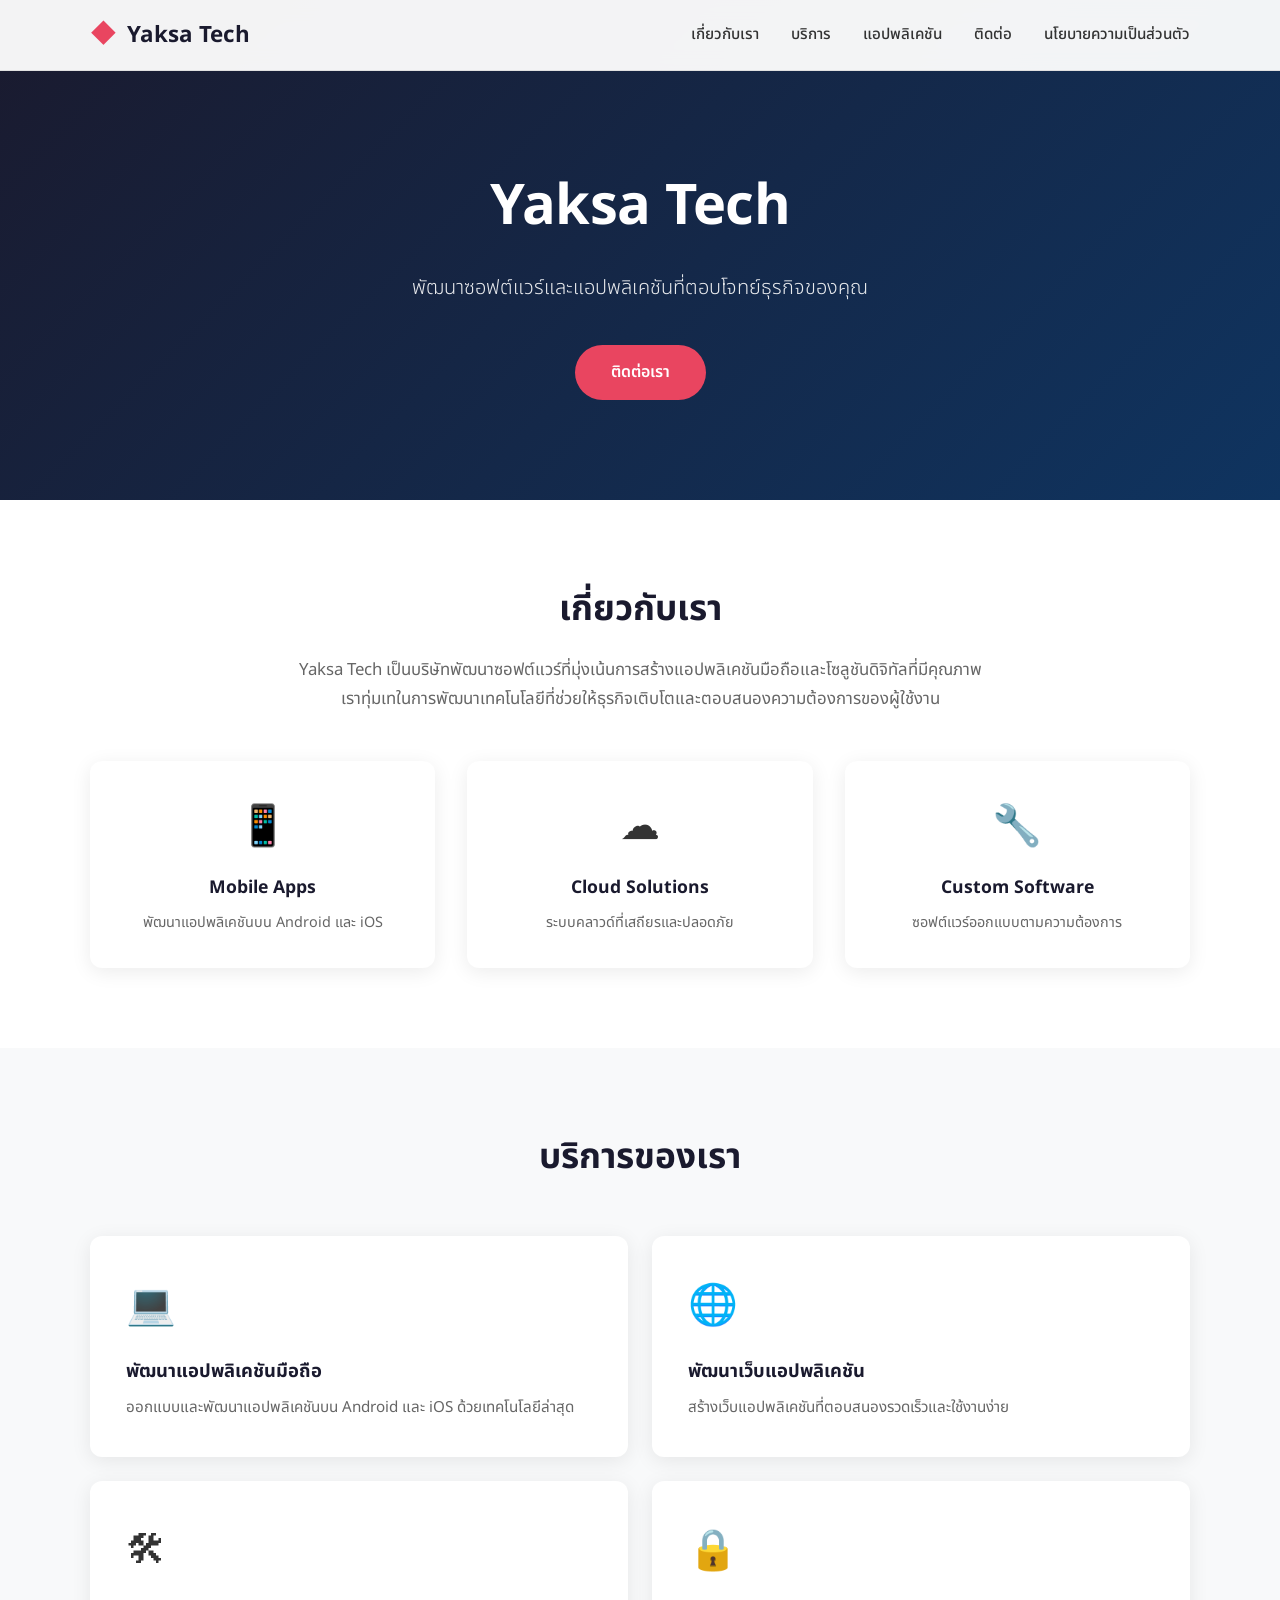
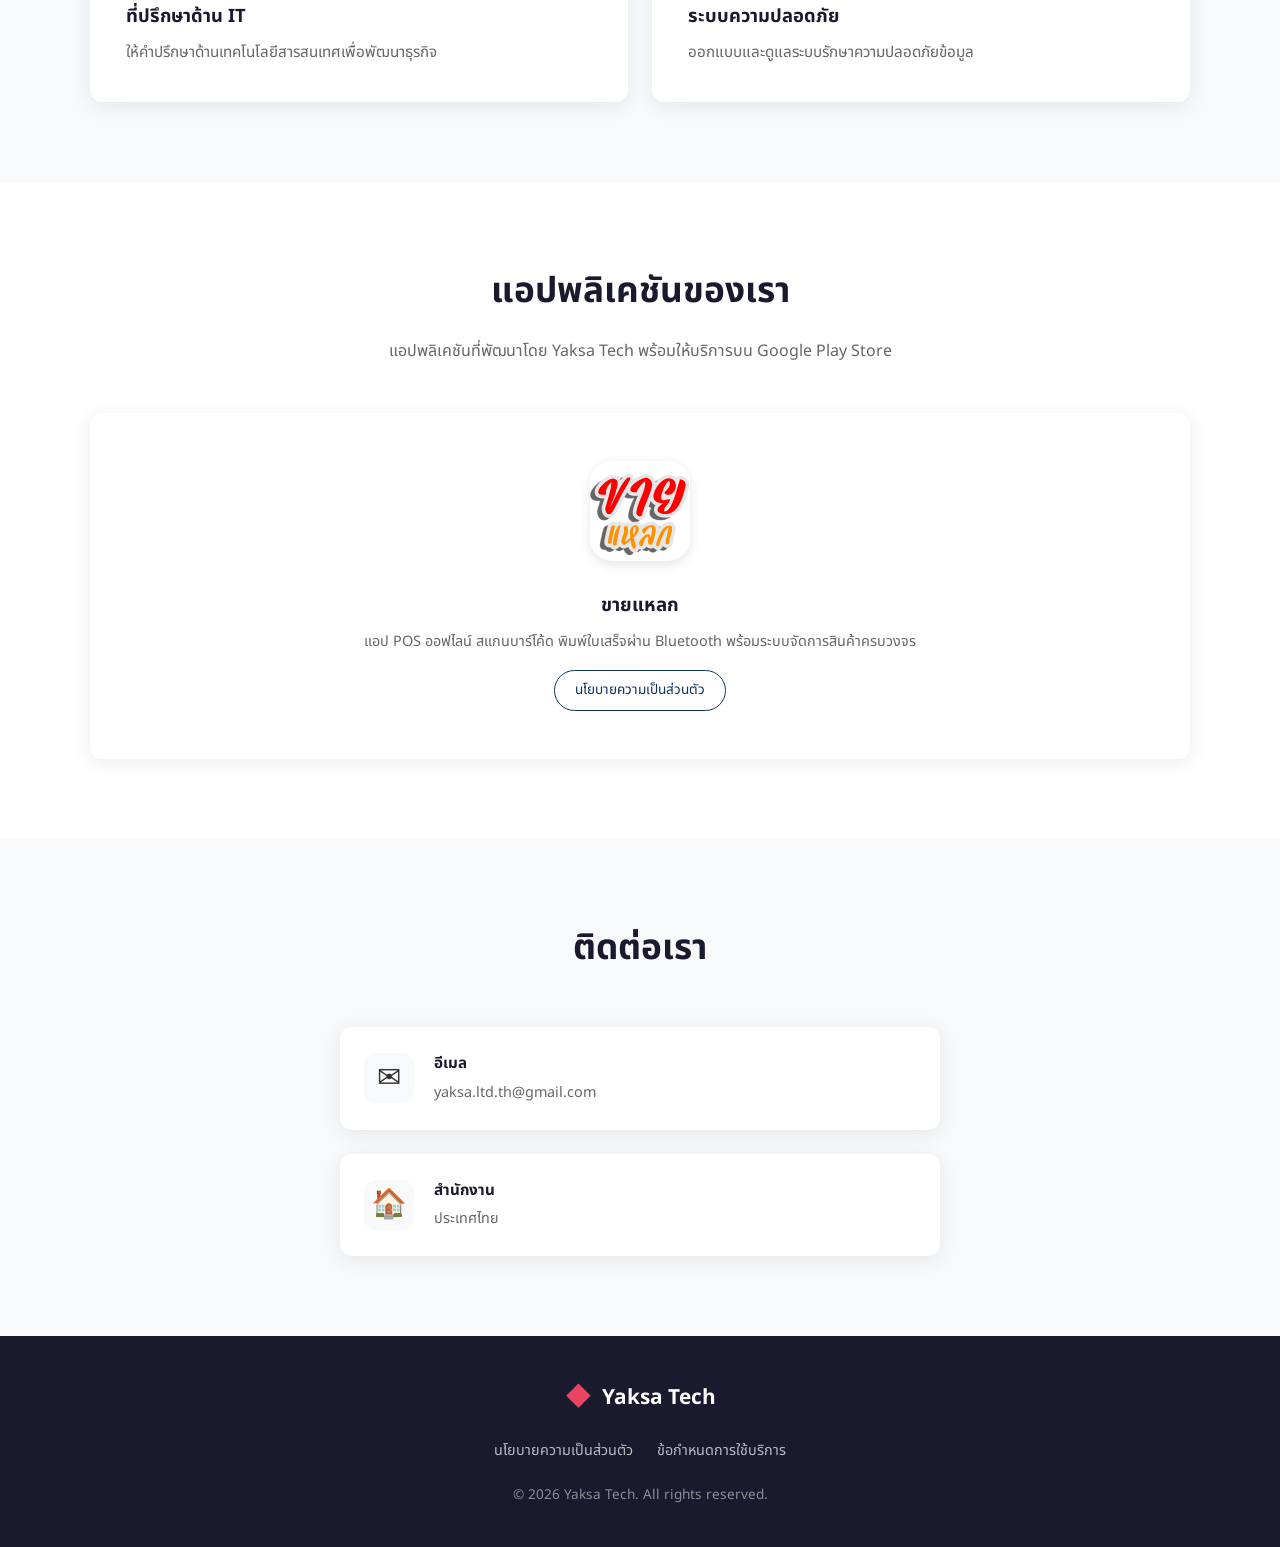
<file: index.html>
<!DOCTYPE html>
<html lang="th">
<head>
	<meta name="google-site-verification" content="zA-KcD-X9YuZ-LpkXIDIQZlN8xUfpDwu5UzogNiboJs" />
    <meta charset="UTF-8">
    <meta name="viewport" content="width=device-width, initial-scale=1.0">
    <meta name="description" content="Yaksa Tech - บริษัทพัฒนาซอฟต์แวร์และแอปพลิเคชันมือถือ">
    <title>Yaksa Tech - Software Development</title>
    <link rel="stylesheet" href="css/style.css">
    <link rel="preconnect" href="https://fonts.googleapis.com">
    <link rel="preconnect" href="https://fonts.gstatic.com" crossorigin>
    <link href="https://fonts.googleapis.com/css2?family=Noto+Sans+Thai:wght@300;400;600;700&family=Inter:wght@300;400;600;700&display=swap" rel="stylesheet">
	
</head>
<body>
    <header class="header">
        <nav class="nav container">
            <a href="/" class="logo">
                <span class="logo-icon">&#9670;</span>
                <span class="logo-text">Yaksa Tech</span>
            </a>
            <ul class="nav-links">
                <li><a href="#about">เกี่ยวกับเรา</a></li>
                <li><a href="#services">บริการ</a></li>
                <li><a href="#apps">แอปพลิเคชัน</a></li>
                <li><a href="#contact">ติดต่อ</a></li>
                <li><a href="privacy-policy.html">นโยบายความเป็นส่วนตัว</a></li>
            </ul>
            <button class="nav-toggle" aria-label="Toggle menu">
                <span></span>
                <span></span>
                <span></span>
            </button>
        </nav>
    </header>

    <section class="hero">
        <div class="container">
            <h1>Yaksa Tech</h1>
            <p class="hero-subtitle">พัฒนาซอฟต์แวร์และแอปพลิเคชันที่ตอบโจทย์ธุรกิจของคุณ</p>
            <a href="#contact" class="btn btn-primary">ติดต่อเรา</a>
        </div>
    </section>

    <section id="about" class="section">
        <div class="container">
            <h2 class="section-title">เกี่ยวกับเรา</h2>
            <div class="about-content">
                <p>Yaksa Tech เป็นบริษัทพัฒนาซอฟต์แวร์ที่มุ่งเน้นการสร้างแอปพลิเคชันมือถือและโซลูชันดิจิทัลที่มีคุณภาพ เราทุ่มเทในการพัฒนาเทคโนโลยีที่ช่วยให้ธุรกิจเติบโตและตอบสนองความต้องการของผู้ใช้งาน</p>
                <div class="stats">
                    <div class="stat">
                        <span class="stat-icon">&#128241;</span>
                        <h3>Mobile Apps</h3>
                        <p>พัฒนาแอปพลิเคชันบน Android และ iOS</p>
                    </div>
                    <div class="stat">
                        <span class="stat-icon">&#9729;</span>
                        <h3>Cloud Solutions</h3>
                        <p>ระบบคลาวด์ที่เสถียรและปลอดภัย</p>
                    </div>
                    <div class="stat">
                        <span class="stat-icon">&#128295;</span>
                        <h3>Custom Software</h3>
                        <p>ซอฟต์แวร์ออกแบบตามความต้องการ</p>
                    </div>
                </div>
            </div>
        </div>
    </section>

    <section id="services" class="section section-alt">
        <div class="container">
            <h2 class="section-title">บริการของเรา</h2>
            <div class="services-grid">
                <div class="service-card">
                    <div class="service-icon">&#128187;</div>
                    <h3>พัฒนาแอปพลิเคชันมือถือ</h3>
                    <p>ออกแบบและพัฒนาแอปพลิเคชันบน Android และ iOS ด้วยเทคโนโลยีล่าสุด</p>
                </div>
                <div class="service-card">
                    <div class="service-icon">&#127760;</div>
                    <h3>พัฒนาเว็บแอปพลิเคชัน</h3>
                    <p>สร้างเว็บแอปพลิเคชันที่ตอบสนองรวดเร็วและใช้งานง่าย</p>
                </div>
                <div class="service-card">
                    <div class="service-icon">&#128736;</div>
                    <h3>ที่ปรึกษาด้าน IT</h3>
                    <p>ให้คำปรึกษาด้านเทคโนโลยีสารสนเทศเพื่อพัฒนาธุรกิจ</p>
                </div>
                <div class="service-card">
                    <div class="service-icon">&#128274;</div>
                    <h3>ระบบความปลอดภัย</h3>
                    <p>ออกแบบและดูแลระบบรักษาความปลอดภัยข้อมูล</p>
                </div>
            </div>
        </div>
    </section>

    <section id="apps" class="section">
        <div class="container">
            <h2 class="section-title">แอปพลิเคชันของเรา</h2>
            <p class="section-desc">แอปพลิเคชันที่พัฒนาโดย Yaksa Tech พร้อมให้บริการบน Google Play Store</p>
            <div class="apps-grid">
                <div class="app-card app-card-real">
                    <img src="assets/khai-lheak-logo.png" alt="ขายแหลก" class="app-icon">
                    <h3>ขายแหลก</h3>
                    <p>แอป POS ออฟไลน์ สแกนบาร์โค้ด พิมพ์ใบเสร็จผ่าน Bluetooth พร้อมระบบจัดการสินค้าครบวงจร</p>
                    <div class="app-links">
                        <a href="privacy-policy-khai-lheak.html" class="app-link">นโยบายความเป็นส่วนตัว</a>
                    </div>
                </div>
            </div>
        </div>
    </section>

    <section id="contact" class="section section-alt">
        <div class="container">
            <h2 class="section-title">ติดต่อเรา</h2>
            <div class="contact-content">
                <div class="contact-info">
                    <div class="contact-item">
                        <span class="contact-icon">&#9993;</span>
                        <div>
                            <h3>อีเมล</h3>
                            <p>yaksa.ltd.th@gmail.com</p>
                        </div>
                    </div>
                    <div class="contact-item">
                        <span class="contact-icon">&#127968;</span>
                        <div>
                            <h3>สำนักงาน</h3>
                            <p>ประเทศไทย</p>
                        </div>
                    </div>
                </div>
            </div>
        </div>
    </section>

    <footer class="footer">
        <div class="container">
            <div class="footer-content">
                <div class="footer-brand">
                    <span class="logo-icon">&#9670;</span>
                    <span class="logo-text">Yaksa Tech</span>
                </div>
                <div class="footer-links">
                    <a href="privacy-policy.html">นโยบายความเป็นส่วนตัว</a>
                    <a href="terms-of-service.html">ข้อกำหนดการใช้บริการ</a>
                </div>
                <p class="footer-copy">&copy; 2026 Yaksa Tech. All rights reserved.</p>
            </div>
        </div>
    </footer>

    <script src="js/main.js"></script>
</body>
</html>
</file>
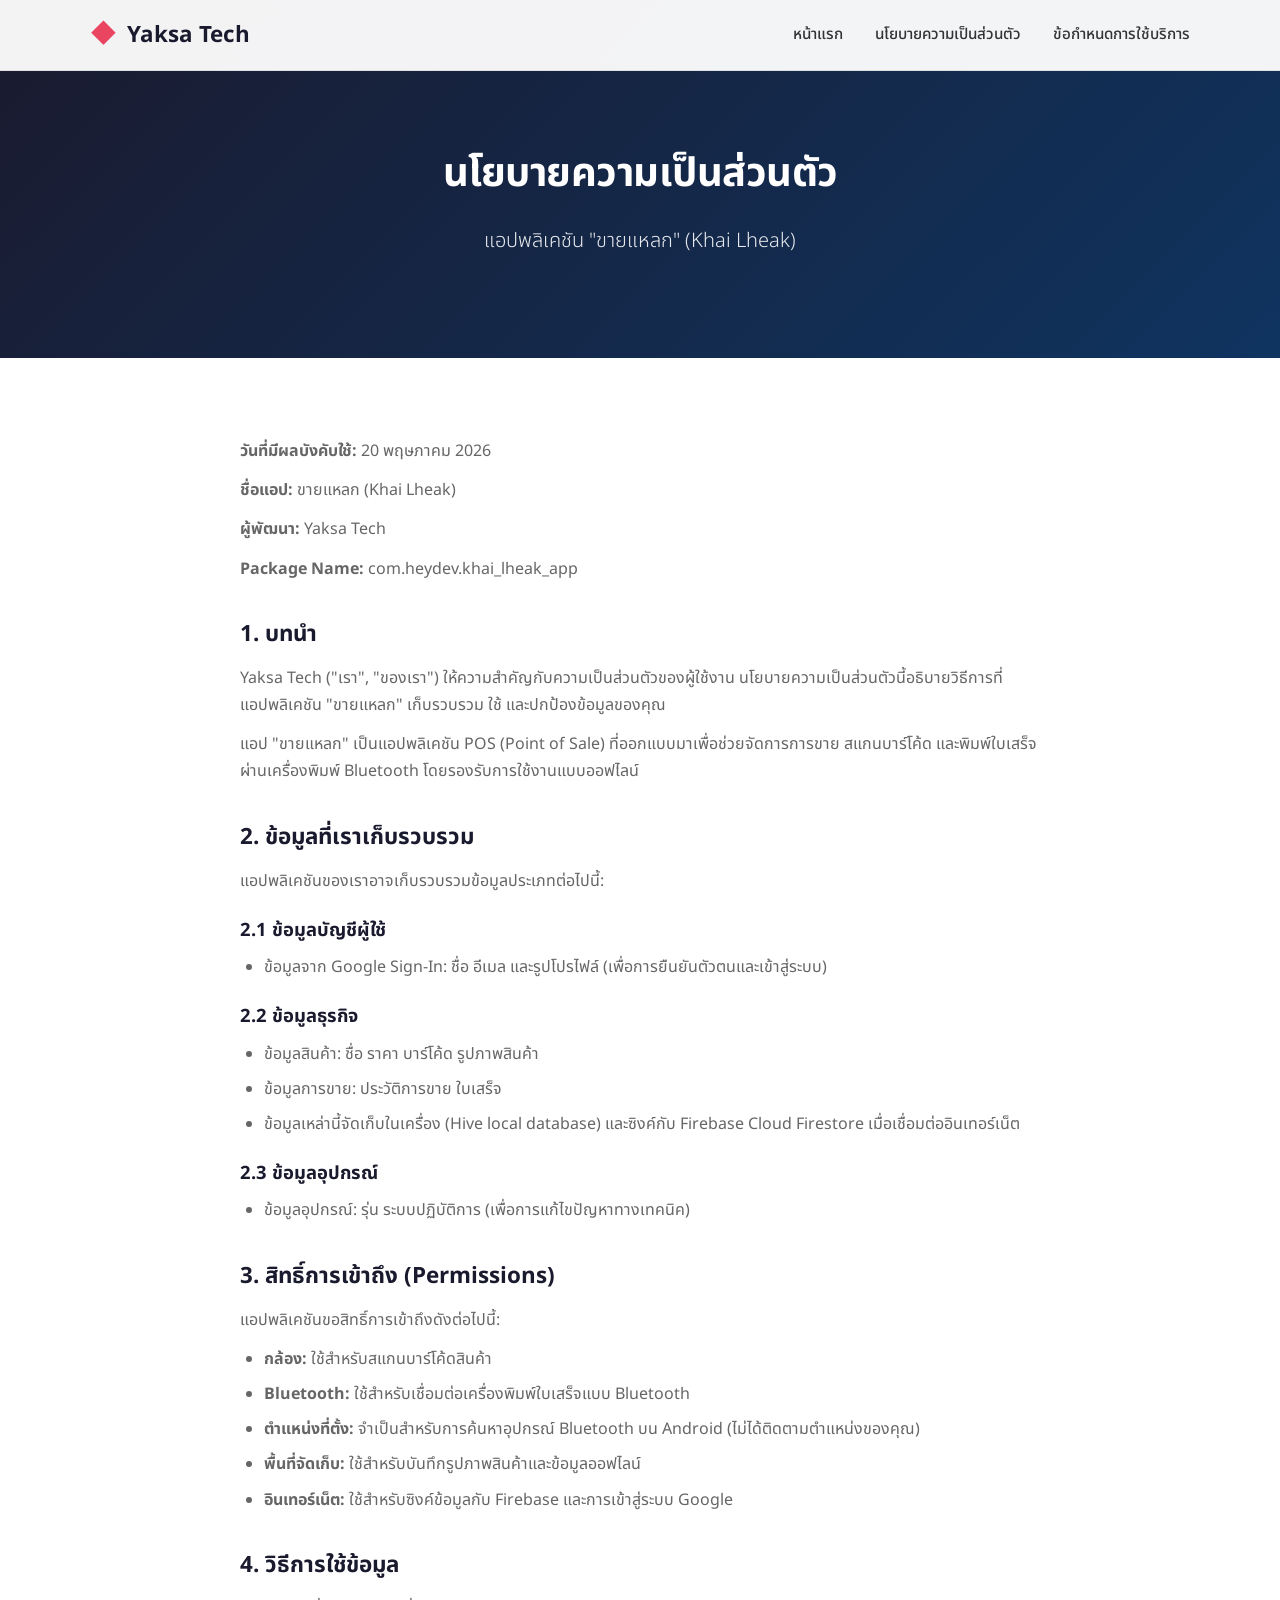
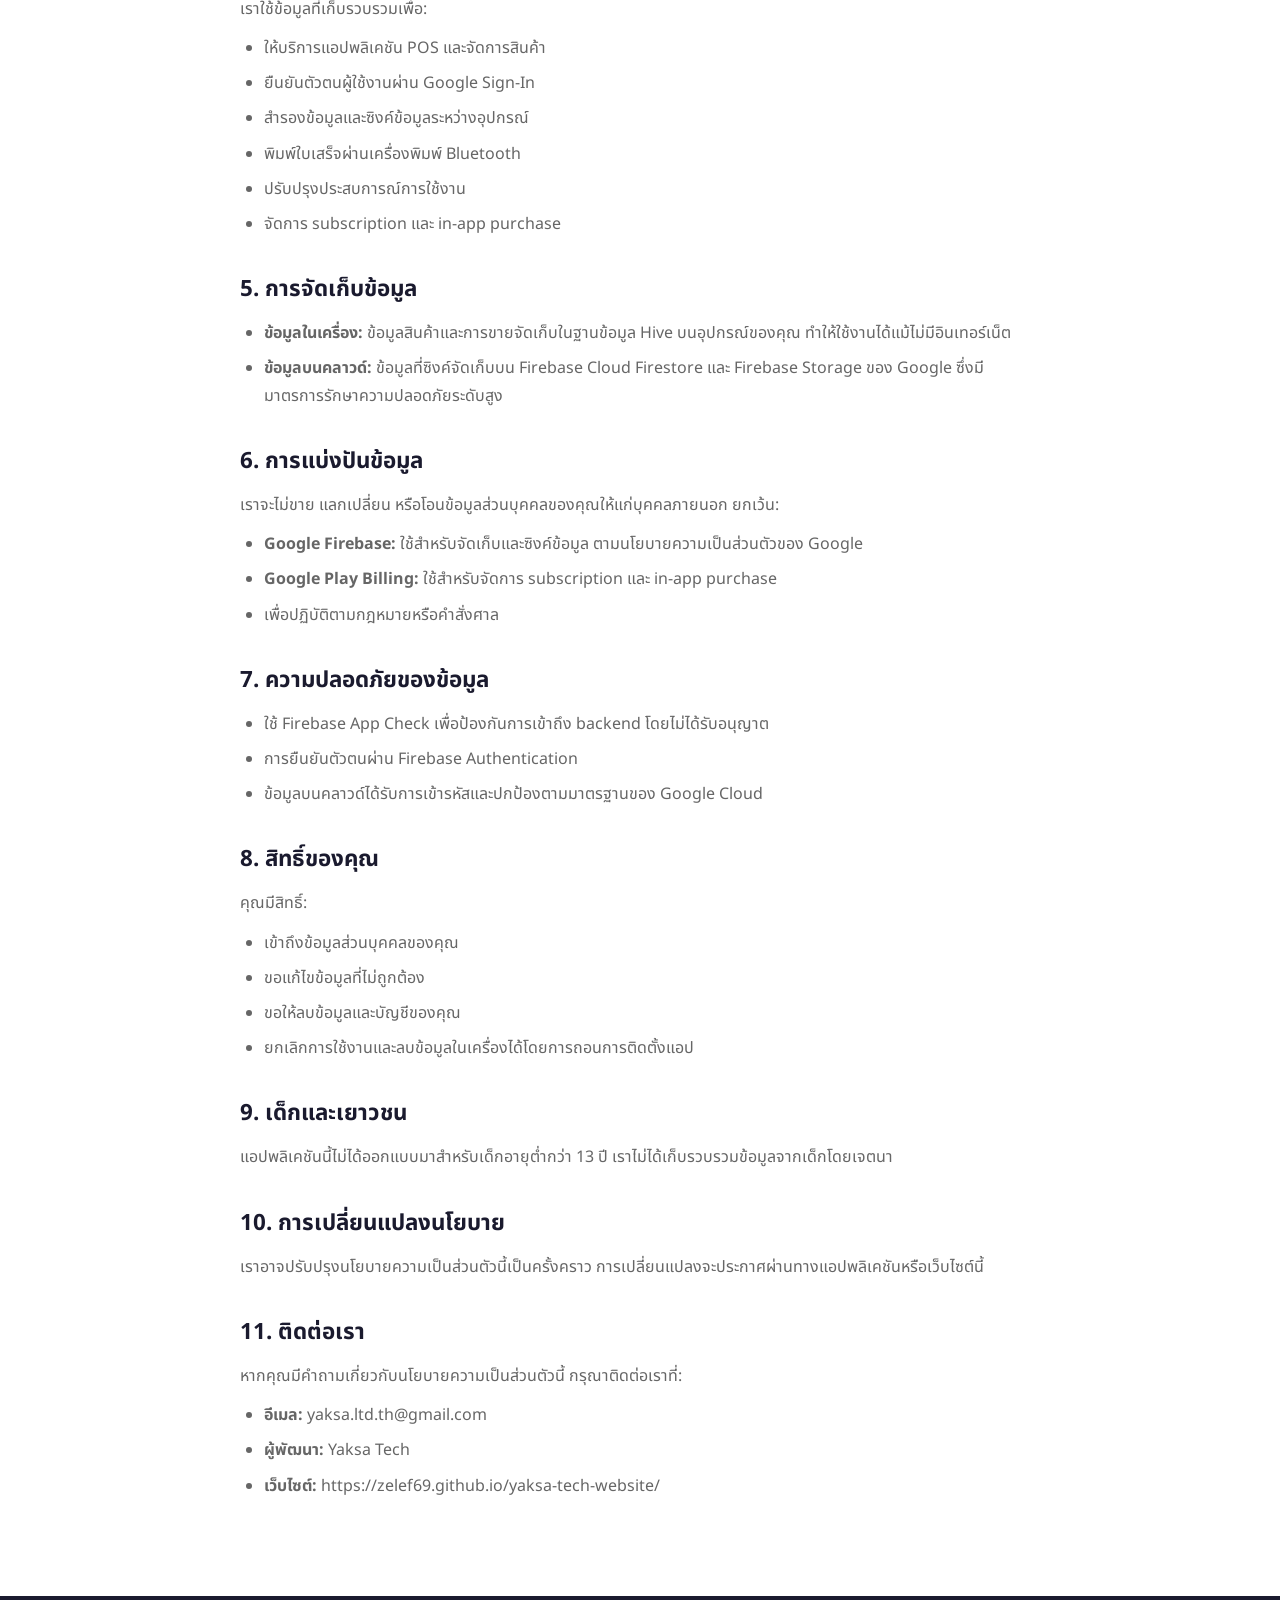
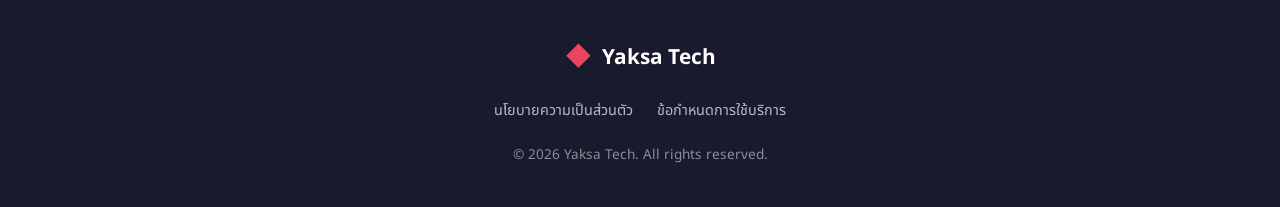
<file: privacy-policy-khai-lheak.html>
<!DOCTYPE html>
<html lang="th">
<head>
    <meta charset="UTF-8">
    <meta name="viewport" content="width=device-width, initial-scale=1.0">
    <title>นโยบายความเป็นส่วนตัว - ขายแหลก | Yaksa Tech</title>
    <link rel="stylesheet" href="css/style.css">
    <link rel="preconnect" href="https://fonts.googleapis.com">
    <link rel="preconnect" href="https://fonts.gstatic.com" crossorigin>
    <link href="https://fonts.googleapis.com/css2?family=Noto+Sans+Thai:wght@300;400;600;700&family=Inter:wght@300;400;600;700&display=swap" rel="stylesheet">
</head>
<body>
    <header class="header">
        <nav class="nav container">
            <a href="/" class="logo">
                <span class="logo-icon">&#9670;</span>
                <span class="logo-text">Yaksa Tech</span>
            </a>
            <ul class="nav-links">
                <li><a href="index.html">หน้าแรก</a></li>
                <li><a href="privacy-policy.html">นโยบายความเป็นส่วนตัว</a></li>
                <li><a href="terms-of-service.html">ข้อกำหนดการใช้บริการ</a></li>
            </ul>
            <button class="nav-toggle" aria-label="Toggle menu">
                <span></span>
                <span></span>
                <span></span>
            </button>
        </nav>
    </header>

    <section class="hero" style="padding: 140px 0 60px;">
        <div class="container">
            <h1 style="font-size: 2.5rem;">นโยบายความเป็นส่วนตัว</h1>
            <p class="hero-subtitle">แอปพลิเคชัน "ขายแหลก" (Khai Lheak)</p>
        </div>
    </section>

    <section class="section">
        <div class="container">
            <div class="policy-content">
                <p><strong>วันที่มีผลบังคับใช้:</strong> 20 พฤษภาคม 2026</p>
                <p><strong>ชื่อแอป:</strong> ขายแหลก (Khai Lheak)</p>
                <p><strong>ผู้พัฒนา:</strong> Yaksa Tech</p>
                <p><strong>Package Name:</strong> com.heydev.khai_lheak_app</p>

                <h2>1. บทนำ</h2>
                <p>Yaksa Tech ("เรา", "ของเรา") ให้ความสำคัญกับความเป็นส่วนตัวของผู้ใช้งาน นโยบายความเป็นส่วนตัวนี้อธิบายวิธีการที่แอปพลิเคชัน "ขายแหลก" เก็บรวบรวม ใช้ และปกป้องข้อมูลของคุณ</p>
                <p>แอป "ขายแหลก" เป็นแอปพลิเคชัน POS (Point of Sale) ที่ออกแบบมาเพื่อช่วยจัดการการขาย สแกนบาร์โค้ด และพิมพ์ใบเสร็จผ่านเครื่องพิมพ์ Bluetooth โดยรองรับการใช้งานแบบออฟไลน์</p>

                <h2>2. ข้อมูลที่เราเก็บรวบรวม</h2>
                <p>แอปพลิเคชันของเราอาจเก็บรวบรวมข้อมูลประเภทต่อไปนี้:</p>

                <h3>2.1 ข้อมูลบัญชีผู้ใช้</h3>
                <ul>
                    <li>ข้อมูลจาก Google Sign-In: ชื่อ อีเมล และรูปโปรไฟล์ (เพื่อการยืนยันตัวตนและเข้าสู่ระบบ)</li>
                </ul>

                <h3>2.2 ข้อมูลธุรกิจ</h3>
                <ul>
                    <li>ข้อมูลสินค้า: ชื่อ ราคา บาร์โค้ด รูปภาพสินค้า</li>
                    <li>ข้อมูลการขาย: ประวัติการขาย ใบเสร็จ</li>
                    <li>ข้อมูลเหล่านี้จัดเก็บในเครื่อง (Hive local database) และซิงค์กับ Firebase Cloud Firestore เมื่อเชื่อมต่ออินเทอร์เน็ต</li>
                </ul>

                <h3>2.3 ข้อมูลอุปกรณ์</h3>
                <ul>
                    <li>ข้อมูลอุปกรณ์: รุ่น ระบบปฏิบัติการ (เพื่อการแก้ไขปัญหาทางเทคนิค)</li>
                </ul>

                <h2>3. สิทธิ์การเข้าถึง (Permissions)</h2>
                <p>แอปพลิเคชันขอสิทธิ์การเข้าถึงดังต่อไปนี้:</p>
                <ul>
                    <li><strong>กล้อง:</strong> ใช้สำหรับสแกนบาร์โค้ดสินค้า</li>
                    <li><strong>Bluetooth:</strong> ใช้สำหรับเชื่อมต่อเครื่องพิมพ์ใบเสร็จแบบ Bluetooth</li>
                    <li><strong>ตำแหน่งที่ตั้ง:</strong> จำเป็นสำหรับการค้นหาอุปกรณ์ Bluetooth บน Android (ไม่ได้ติดตามตำแหน่งของคุณ)</li>
                    <li><strong>พื้นที่จัดเก็บ:</strong> ใช้สำหรับบันทึกรูปภาพสินค้าและข้อมูลออฟไลน์</li>
                    <li><strong>อินเทอร์เน็ต:</strong> ใช้สำหรับซิงค์ข้อมูลกับ Firebase และการเข้าสู่ระบบ Google</li>
                </ul>

                <h2>4. วิธีการใช้ข้อมูล</h2>
                <p>เราใช้ข้อมูลที่เก็บรวบรวมเพื่อ:</p>
                <ul>
                    <li>ให้บริการแอปพลิเคชัน POS และจัดการสินค้า</li>
                    <li>ยืนยันตัวตนผู้ใช้งานผ่าน Google Sign-In</li>
                    <li>สำรองข้อมูลและซิงค์ข้อมูลระหว่างอุปกรณ์</li>
                    <li>พิมพ์ใบเสร็จผ่านเครื่องพิมพ์ Bluetooth</li>
                    <li>ปรับปรุงประสบการณ์การใช้งาน</li>
                    <li>จัดการ subscription และ in-app purchase</li>
                </ul>

                <h2>5. การจัดเก็บข้อมูล</h2>
                <ul>
                    <li><strong>ข้อมูลในเครื่อง:</strong> ข้อมูลสินค้าและการขายจัดเก็บในฐานข้อมูล Hive บนอุปกรณ์ของคุณ ทำให้ใช้งานได้แม้ไม่มีอินเทอร์เน็ต</li>
                    <li><strong>ข้อมูลบนคลาวด์:</strong> ข้อมูลที่ซิงค์จัดเก็บบน Firebase Cloud Firestore และ Firebase Storage ของ Google ซึ่งมีมาตรการรักษาความปลอดภัยระดับสูง</li>
                </ul>

                <h2>6. การแบ่งปันข้อมูล</h2>
                <p>เราจะไม่ขาย แลกเปลี่ยน หรือโอนข้อมูลส่วนบุคคลของคุณให้แก่บุคคลภายนอก ยกเว้น:</p>
                <ul>
                    <li><strong>Google Firebase:</strong> ใช้สำหรับจัดเก็บและซิงค์ข้อมูล ตามนโยบายความเป็นส่วนตัวของ Google</li>
                    <li><strong>Google Play Billing:</strong> ใช้สำหรับจัดการ subscription และ in-app purchase</li>
                    <li>เพื่อปฏิบัติตามกฎหมายหรือคำสั่งศาล</li>
                </ul>

                <h2>7. ความปลอดภัยของข้อมูล</h2>
                <ul>
                    <li>ใช้ Firebase App Check เพื่อป้องกันการเข้าถึง backend โดยไม่ได้รับอนุญาต</li>
                    <li>การยืนยันตัวตนผ่าน Firebase Authentication</li>
                    <li>ข้อมูลบนคลาวด์ได้รับการเข้ารหัสและปกป้องตามมาตรฐานของ Google Cloud</li>
                </ul>

                <h2>8. สิทธิ์ของคุณ</h2>
                <p>คุณมีสิทธิ์:</p>
                <ul>
                    <li>เข้าถึงข้อมูลส่วนบุคคลของคุณ</li>
                    <li>ขอแก้ไขข้อมูลที่ไม่ถูกต้อง</li>
                    <li>ขอให้ลบข้อมูลและบัญชีของคุณ</li>
                    <li>ยกเลิกการใช้งานและลบข้อมูลในเครื่องได้โดยการถอนการติดตั้งแอป</li>
                </ul>

                <h2>9. เด็กและเยาวชน</h2>
                <p>แอปพลิเคชันนี้ไม่ได้ออกแบบมาสำหรับเด็กอายุต่ำกว่า 13 ปี เราไม่ได้เก็บรวบรวมข้อมูลจากเด็กโดยเจตนา</p>

                <h2>10. การเปลี่ยนแปลงนโยบาย</h2>
                <p>เราอาจปรับปรุงนโยบายความเป็นส่วนตัวนี้เป็นครั้งคราว การเปลี่ยนแปลงจะประกาศผ่านทางแอปพลิเคชันหรือเว็บไซต์นี้</p>

                <h2>11. ติดต่อเรา</h2>
                <p>หากคุณมีคำถามเกี่ยวกับนโยบายความเป็นส่วนตัวนี้ กรุณาติดต่อเราที่:</p>
                <ul>
                    <li><strong>อีเมล:</strong> yaksa.ltd.th@gmail.com</li>
                    <li><strong>ผู้พัฒนา:</strong> Yaksa Tech</li>
                    <li><strong>เว็บไซต์:</strong> https://zelef69.github.io/yaksa-tech-website/</li>
                </ul>
            </div>
        </div>
    </section>

    <footer class="footer">
        <div class="container">
            <div class="footer-content">
                <div class="footer-brand">
                    <span class="logo-icon">&#9670;</span>
                    <span class="logo-text">Yaksa Tech</span>
                </div>
                <div class="footer-links">
                    <a href="privacy-policy.html">นโยบายความเป็นส่วนตัว</a>
                    <a href="terms-of-service.html">ข้อกำหนดการใช้บริการ</a>
                </div>
                <p class="footer-copy">&copy; 2026 Yaksa Tech. All rights reserved.</p>
            </div>
        </div>
    </footer>

    <script src="js/main.js"></script>
    <style>
        .policy-content {
            max-width: 800px;
            margin: 0 auto;
        }
        .policy-content h2 {
            font-size: 1.4rem;
            color: var(--primary);
            margin: 32px 0 12px;
        }
        .policy-content h3 {
            font-size: 1.15rem;
            color: var(--primary);
            margin: 20px 0 8px;
        }
        .policy-content p {
            color: var(--text-light);
            margin-bottom: 12px;
        }
        .policy-content ul {
            margin: 0 0 16px 24px;
            color: var(--text-light);
        }
        .policy-content li {
            margin-bottom: 8px;
        }
    </style>
</body>
</html>
</file>
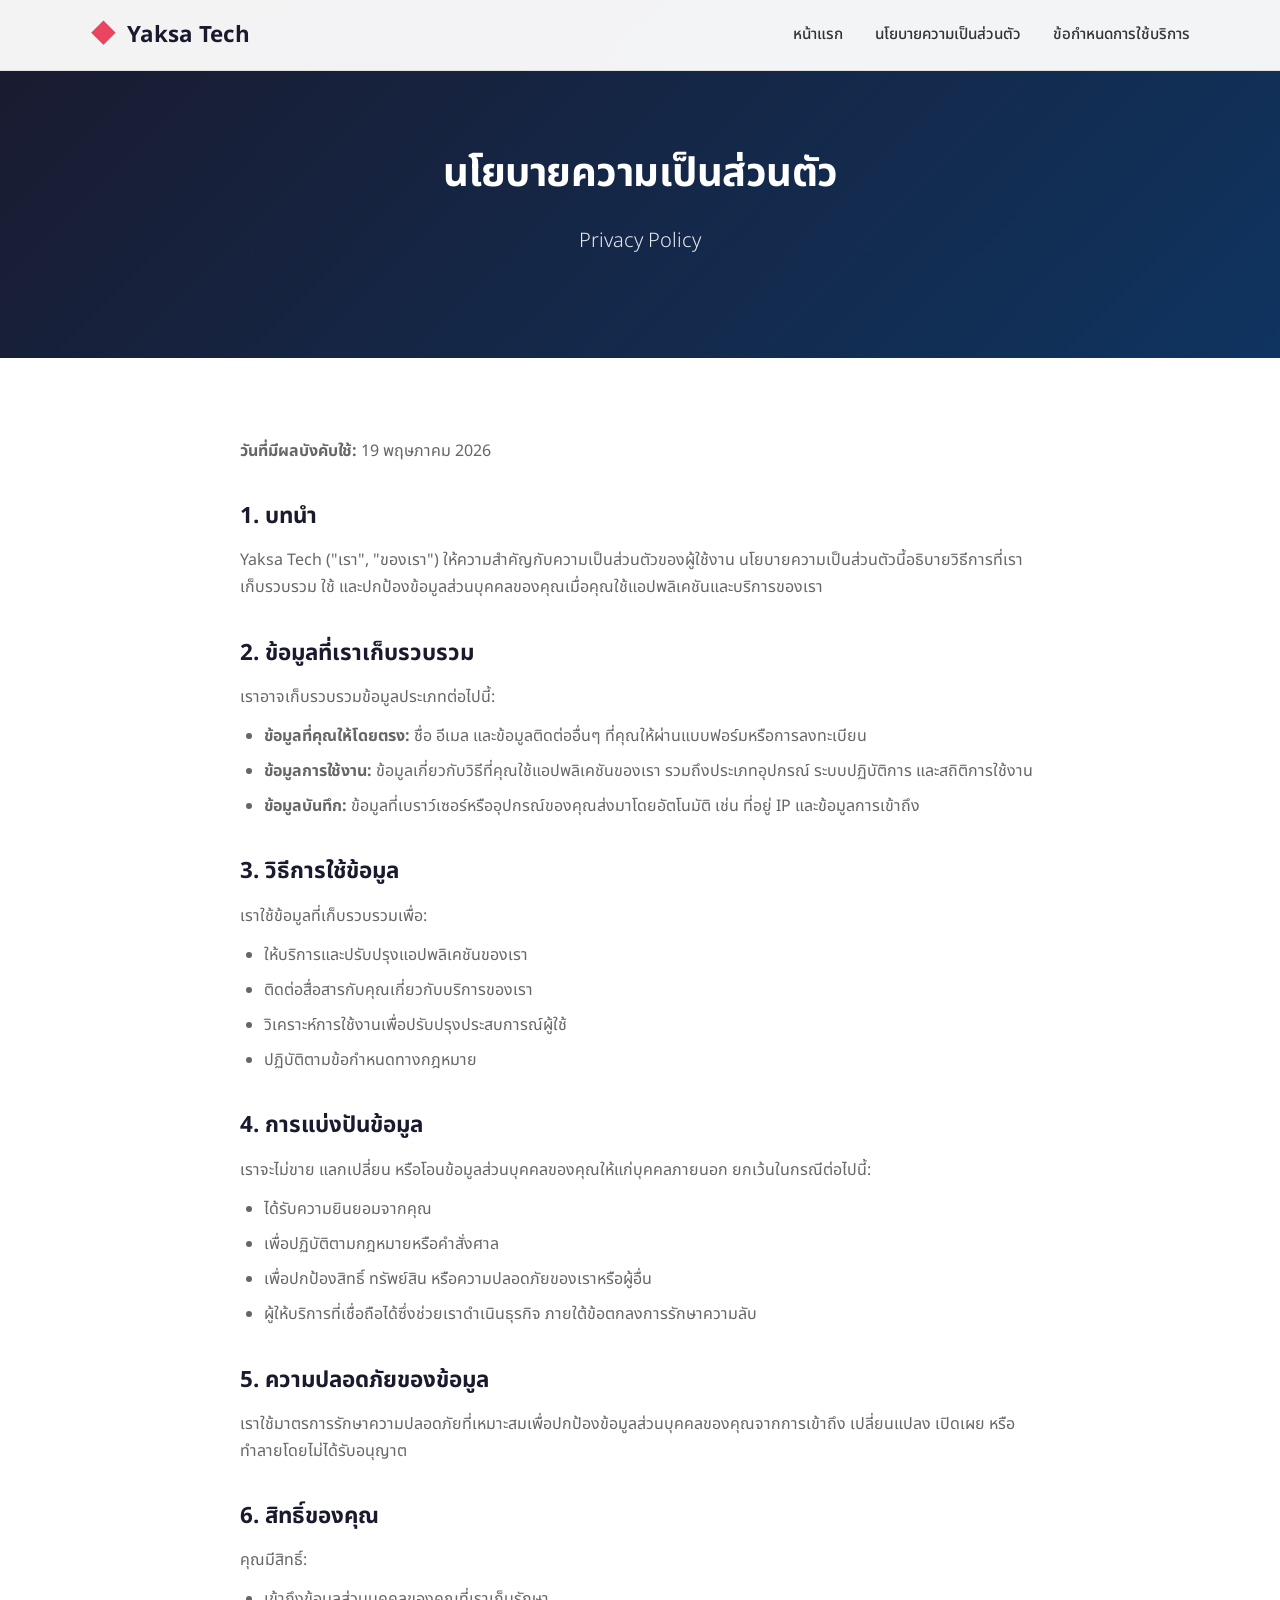
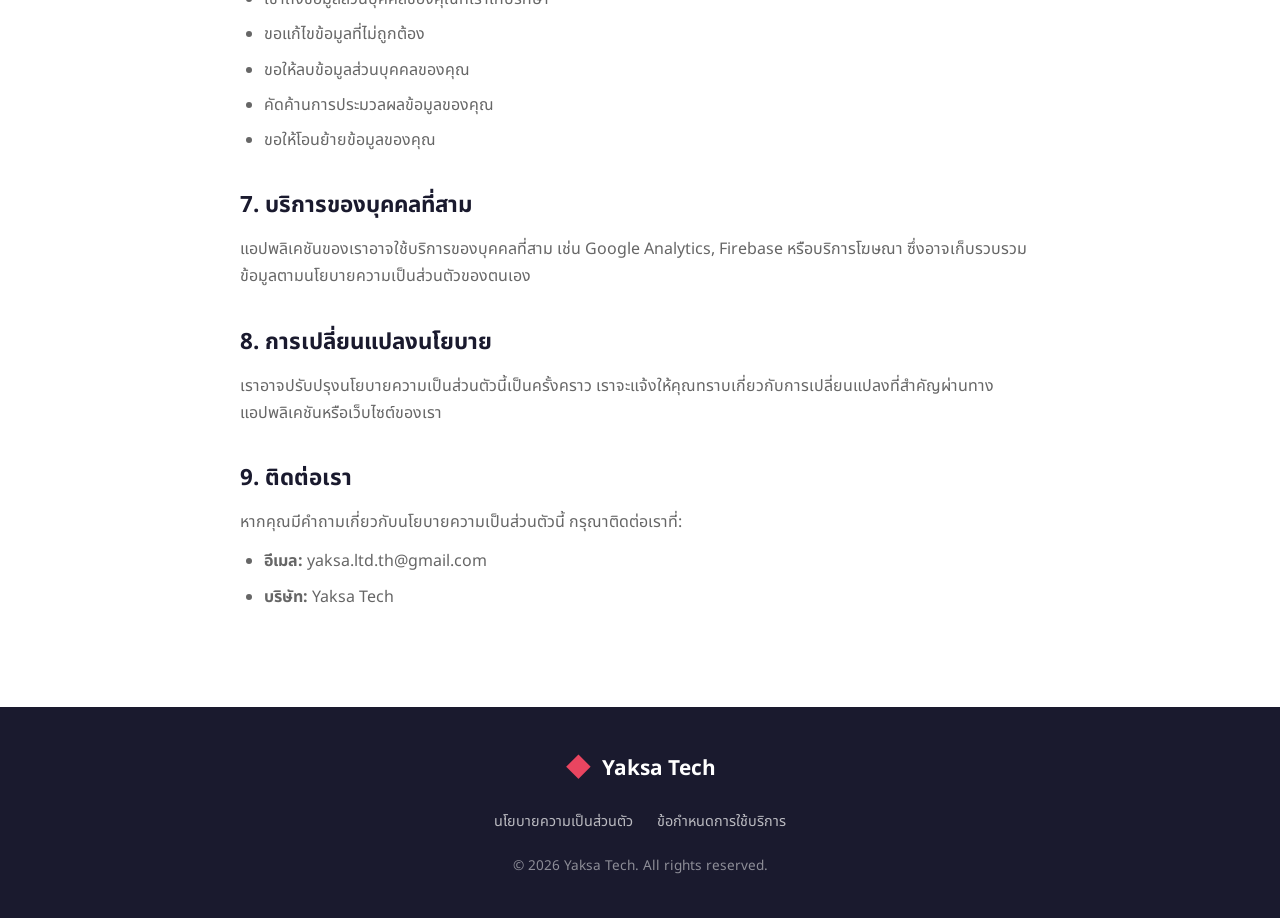
<file: privacy-policy.html>
<!DOCTYPE html>
<html lang="th">
<head>
    <meta charset="UTF-8">
    <meta name="viewport" content="width=device-width, initial-scale=1.0">
    <title>นโยบายความเป็นส่วนตัว - Yaksa Tech</title>
    <link rel="stylesheet" href="css/style.css">
    <link rel="preconnect" href="https://fonts.googleapis.com">
    <link rel="preconnect" href="https://fonts.gstatic.com" crossorigin>
    <link href="https://fonts.googleapis.com/css2?family=Noto+Sans+Thai:wght@300;400;600;700&family=Inter:wght@300;400;600;700&display=swap" rel="stylesheet">
</head>
<body>
    <header class="header">
        <nav class="nav container">
            <a href="/" class="logo">
                <span class="logo-icon">&#9670;</span>
                <span class="logo-text">Yaksa Tech</span>
            </a>
            <ul class="nav-links">
                <li><a href="index.html">หน้าแรก</a></li>
                <li><a href="privacy-policy.html">นโยบายความเป็นส่วนตัว</a></li>
                <li><a href="terms-of-service.html">ข้อกำหนดการใช้บริการ</a></li>
            </ul>
            <button class="nav-toggle" aria-label="Toggle menu">
                <span></span>
                <span></span>
                <span></span>
            </button>
        </nav>
    </header>

    <section class="hero" style="padding: 140px 0 60px;">
        <div class="container">
            <h1 style="font-size: 2.5rem;">นโยบายความเป็นส่วนตัว</h1>
            <p class="hero-subtitle">Privacy Policy</p>
        </div>
    </section>

    <section class="section">
        <div class="container">
            <div class="policy-content">
                <p><strong>วันที่มีผลบังคับใช้:</strong> 19 พฤษภาคม 2026</p>

                <h2>1. บทนำ</h2>
                <p>Yaksa Tech ("เรา", "ของเรา") ให้ความสำคัญกับความเป็นส่วนตัวของผู้ใช้งาน นโยบายความเป็นส่วนตัวนี้อธิบายวิธีการที่เราเก็บรวบรวม ใช้ และปกป้องข้อมูลส่วนบุคคลของคุณเมื่อคุณใช้แอปพลิเคชันและบริการของเรา</p>

                <h2>2. ข้อมูลที่เราเก็บรวบรวม</h2>
                <p>เราอาจเก็บรวบรวมข้อมูลประเภทต่อไปนี้:</p>
                <ul>
                    <li><strong>ข้อมูลที่คุณให้โดยตรง:</strong> ชื่อ อีเมล และข้อมูลติดต่ออื่นๆ ที่คุณให้ผ่านแบบฟอร์มหรือการลงทะเบียน</li>
                    <li><strong>ข้อมูลการใช้งาน:</strong> ข้อมูลเกี่ยวกับวิธีที่คุณใช้แอปพลิเคชันของเรา รวมถึงประเภทอุปกรณ์ ระบบปฏิบัติการ และสถิติการใช้งาน</li>
                    <li><strong>ข้อมูลบันทึก:</strong> ข้อมูลที่เบราว์เซอร์หรืออุปกรณ์ของคุณส่งมาโดยอัตโนมัติ เช่น ที่อยู่ IP และข้อมูลการเข้าถึง</li>
                </ul>

                <h2>3. วิธีการใช้ข้อมูล</h2>
                <p>เราใช้ข้อมูลที่เก็บรวบรวมเพื่อ:</p>
                <ul>
                    <li>ให้บริการและปรับปรุงแอปพลิเคชันของเรา</li>
                    <li>ติดต่อสื่อสารกับคุณเกี่ยวกับบริการของเรา</li>
                    <li>วิเคราะห์การใช้งานเพื่อปรับปรุงประสบการณ์ผู้ใช้</li>
                    <li>ปฏิบัติตามข้อกำหนดทางกฎหมาย</li>
                </ul>

                <h2>4. การแบ่งปันข้อมูล</h2>
                <p>เราจะไม่ขาย แลกเปลี่ยน หรือโอนข้อมูลส่วนบุคคลของคุณให้แก่บุคคลภายนอก ยกเว้นในกรณีต่อไปนี้:</p>
                <ul>
                    <li>ได้รับความยินยอมจากคุณ</li>
                    <li>เพื่อปฏิบัติตามกฎหมายหรือคำสั่งศาล</li>
                    <li>เพื่อปกป้องสิทธิ์ ทรัพย์สิน หรือความปลอดภัยของเราหรือผู้อื่น</li>
                    <li>ผู้ให้บริการที่เชื่อถือได้ซึ่งช่วยเราดำเนินธุรกิจ ภายใต้ข้อตกลงการรักษาความลับ</li>
                </ul>

                <h2>5. ความปลอดภัยของข้อมูล</h2>
                <p>เราใช้มาตรการรักษาความปลอดภัยที่เหมาะสมเพื่อปกป้องข้อมูลส่วนบุคคลของคุณจากการเข้าถึง เปลี่ยนแปลง เปิดเผย หรือทำลายโดยไม่ได้รับอนุญาต</p>

                <h2>6. สิทธิ์ของคุณ</h2>
                <p>คุณมีสิทธิ์:</p>
                <ul>
                    <li>เข้าถึงข้อมูลส่วนบุคคลของคุณที่เราเก็บรักษา</li>
                    <li>ขอแก้ไขข้อมูลที่ไม่ถูกต้อง</li>
                    <li>ขอให้ลบข้อมูลส่วนบุคคลของคุณ</li>
                    <li>คัดค้านการประมวลผลข้อมูลของคุณ</li>
                    <li>ขอให้โอนย้ายข้อมูลของคุณ</li>
                </ul>

                <h2>7. บริการของบุคคลที่สาม</h2>
                <p>แอปพลิเคชันของเราอาจใช้บริการของบุคคลที่สาม เช่น Google Analytics, Firebase หรือบริการโฆษณา ซึ่งอาจเก็บรวบรวมข้อมูลตามนโยบายความเป็นส่วนตัวของตนเอง</p>

                <h2>8. การเปลี่ยนแปลงนโยบาย</h2>
                <p>เราอาจปรับปรุงนโยบายความเป็นส่วนตัวนี้เป็นครั้งคราว เราจะแจ้งให้คุณทราบเกี่ยวกับการเปลี่ยนแปลงที่สำคัญผ่านทางแอปพลิเคชันหรือเว็บไซต์ของเรา</p>

                <h2>9. ติดต่อเรา</h2>
                <p>หากคุณมีคำถามเกี่ยวกับนโยบายความเป็นส่วนตัวนี้ กรุณาติดต่อเราที่:</p>
                <ul>
                    <li><strong>อีเมล:</strong> yaksa.ltd.th@gmail.com</li>
                    <li><strong>บริษัท:</strong> Yaksa Tech</li>
                </ul>
            </div>
        </div>
    </section>

    <footer class="footer">
        <div class="container">
            <div class="footer-content">
                <div class="footer-brand">
                    <span class="logo-icon">&#9670;</span>
                    <span class="logo-text">Yaksa Tech</span>
                </div>
                <div class="footer-links">
                    <a href="privacy-policy.html">นโยบายความเป็นส่วนตัว</a>
                    <a href="terms-of-service.html">ข้อกำหนดการใช้บริการ</a>
                </div>
                <p class="footer-copy">&copy; 2026 Yaksa Tech. All rights reserved.</p>
            </div>
        </div>
    </footer>

    <script src="js/main.js"></script>
    <style>
        .policy-content {
            max-width: 800px;
            margin: 0 auto;
        }
        .policy-content h2 {
            font-size: 1.4rem;
            color: var(--primary);
            margin: 32px 0 12px;
        }
        .policy-content p {
            color: var(--text-light);
            margin-bottom: 12px;
        }
        .policy-content ul {
            margin: 0 0 16px 24px;
            color: var(--text-light);
        }
        .policy-content li {
            margin-bottom: 8px;
        }
    </style>
</body>
</html>
</file>
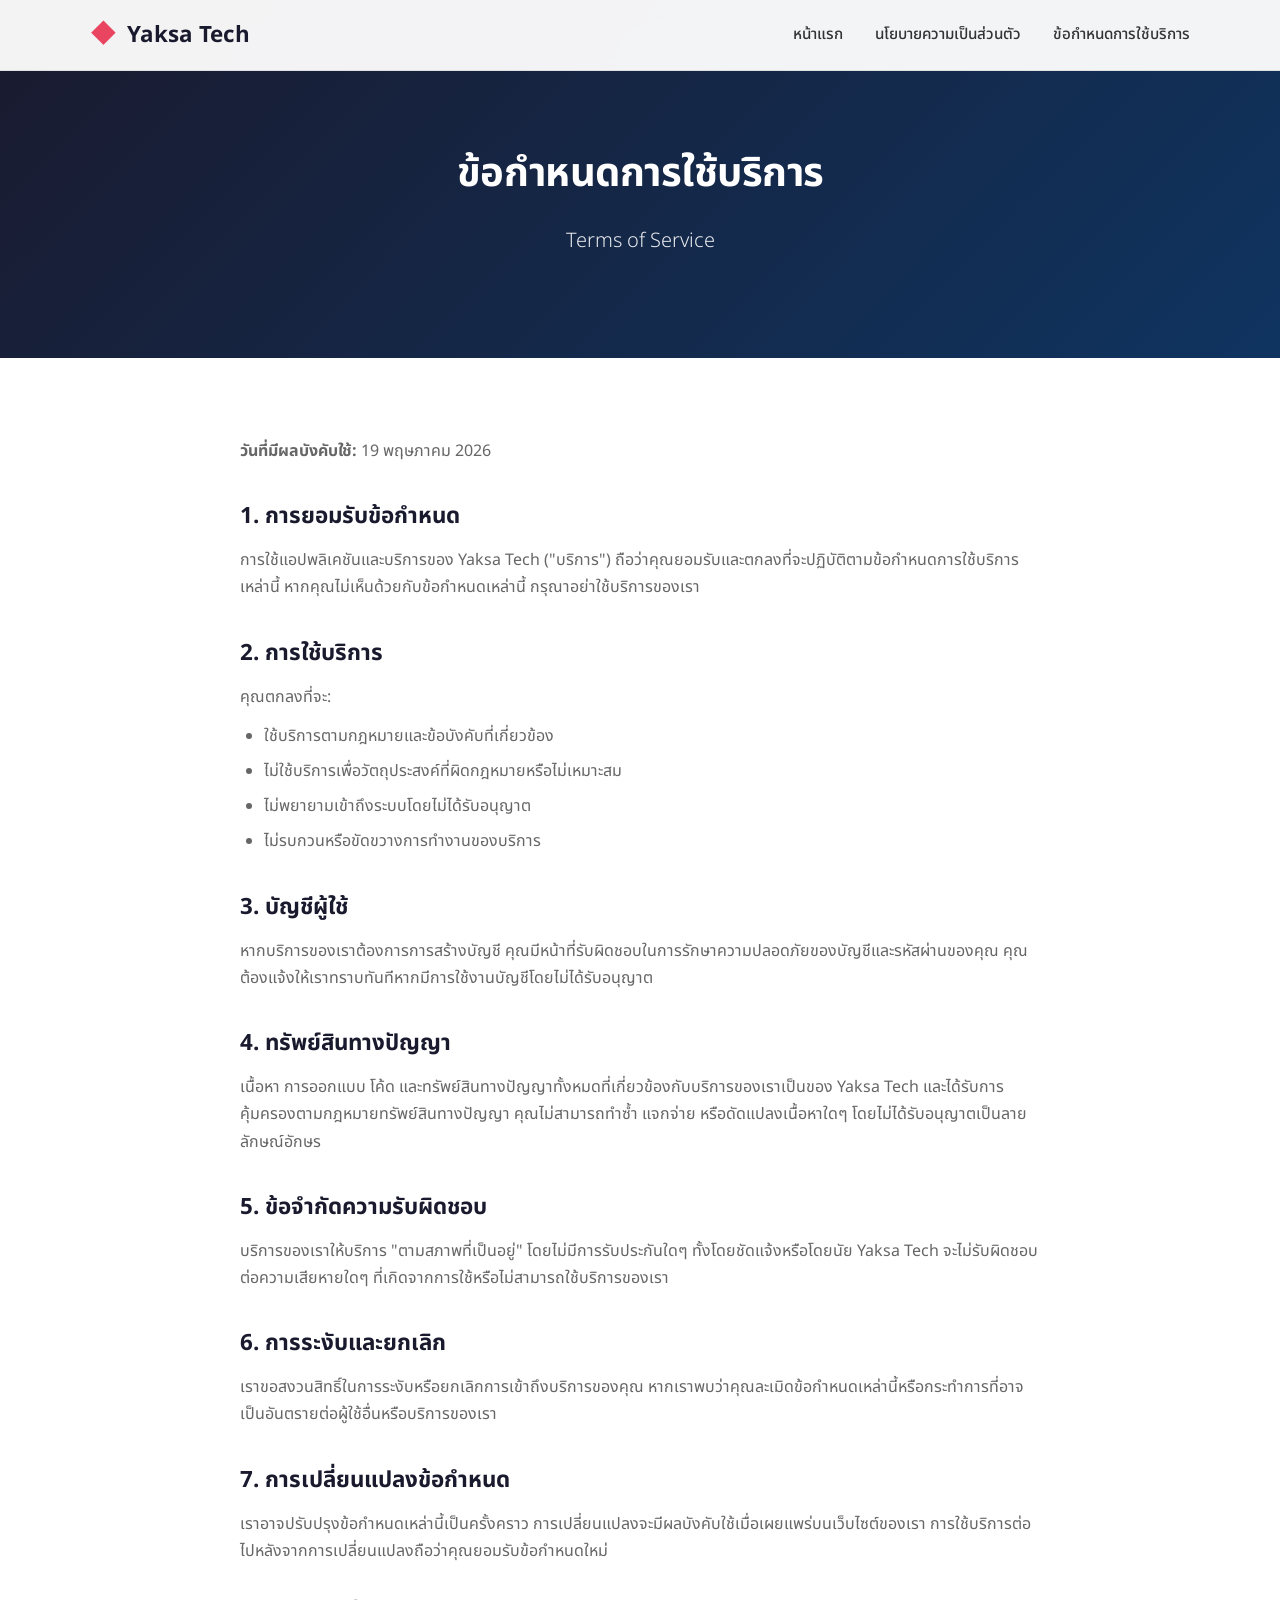
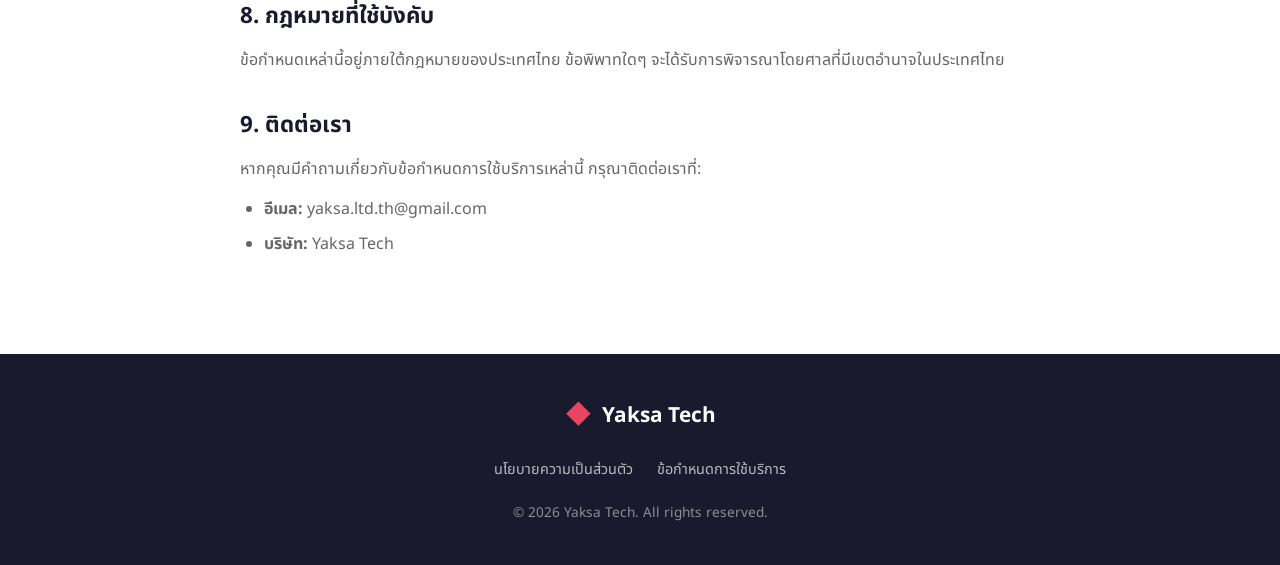
<file: terms-of-service.html>
<!DOCTYPE html>
<html lang="th">
<head>
    <meta charset="UTF-8">
    <meta name="viewport" content="width=device-width, initial-scale=1.0">
    <title>ข้อกำหนดการใช้บริการ - Yaksa Tech</title>
    <link rel="stylesheet" href="css/style.css">
    <link rel="preconnect" href="https://fonts.googleapis.com">
    <link rel="preconnect" href="https://fonts.gstatic.com" crossorigin>
    <link href="https://fonts.googleapis.com/css2?family=Noto+Sans+Thai:wght@300;400;600;700&family=Inter:wght@300;400;600;700&display=swap" rel="stylesheet">
</head>
<body>
    <header class="header">
        <nav class="nav container">
            <a href="/" class="logo">
                <span class="logo-icon">&#9670;</span>
                <span class="logo-text">Yaksa Tech</span>
            </a>
            <ul class="nav-links">
                <li><a href="index.html">หน้าแรก</a></li>
                <li><a href="privacy-policy.html">นโยบายความเป็นส่วนตัว</a></li>
                <li><a href="terms-of-service.html">ข้อกำหนดการใช้บริการ</a></li>
            </ul>
            <button class="nav-toggle" aria-label="Toggle menu">
                <span></span>
                <span></span>
                <span></span>
            </button>
        </nav>
    </header>

    <section class="hero" style="padding: 140px 0 60px;">
        <div class="container">
            <h1 style="font-size: 2.5rem;">ข้อกำหนดการใช้บริการ</h1>
            <p class="hero-subtitle">Terms of Service</p>
        </div>
    </section>

    <section class="section">
        <div class="container">
            <div class="policy-content">
                <p><strong>วันที่มีผลบังคับใช้:</strong> 19 พฤษภาคม 2026</p>

                <h2>1. การยอมรับข้อกำหนด</h2>
                <p>การใช้แอปพลิเคชันและบริการของ Yaksa Tech ("บริการ") ถือว่าคุณยอมรับและตกลงที่จะปฏิบัติตามข้อกำหนดการใช้บริการเหล่านี้ หากคุณไม่เห็นด้วยกับข้อกำหนดเหล่านี้ กรุณาอย่าใช้บริการของเรา</p>

                <h2>2. การใช้บริการ</h2>
                <p>คุณตกลงที่จะ:</p>
                <ul>
                    <li>ใช้บริการตามกฎหมายและข้อบังคับที่เกี่ยวข้อง</li>
                    <li>ไม่ใช้บริการเพื่อวัตถุประสงค์ที่ผิดกฎหมายหรือไม่เหมาะสม</li>
                    <li>ไม่พยายามเข้าถึงระบบโดยไม่ได้รับอนุญาต</li>
                    <li>ไม่รบกวนหรือขัดขวางการทำงานของบริการ</li>
                </ul>

                <h2>3. บัญชีผู้ใช้</h2>
                <p>หากบริการของเราต้องการการสร้างบัญชี คุณมีหน้าที่รับผิดชอบในการรักษาความปลอดภัยของบัญชีและรหัสผ่านของคุณ คุณต้องแจ้งให้เราทราบทันทีหากมีการใช้งานบัญชีโดยไม่ได้รับอนุญาต</p>

                <h2>4. ทรัพย์สินทางปัญญา</h2>
                <p>เนื้อหา การออกแบบ โค้ด และทรัพย์สินทางปัญญาทั้งหมดที่เกี่ยวข้องกับบริการของเราเป็นของ Yaksa Tech และได้รับการคุ้มครองตามกฎหมายทรัพย์สินทางปัญญา คุณไม่สามารถทำซ้ำ แจกจ่าย หรือดัดแปลงเนื้อหาใดๆ โดยไม่ได้รับอนุญาตเป็นลายลักษณ์อักษร</p>

                <h2>5. ข้อจำกัดความรับผิดชอบ</h2>
                <p>บริการของเราให้บริการ "ตามสภาพที่เป็นอยู่" โดยไม่มีการรับประกันใดๆ ทั้งโดยชัดแจ้งหรือโดยนัย Yaksa Tech จะไม่รับผิดชอบต่อความเสียหายใดๆ ที่เกิดจากการใช้หรือไม่สามารถใช้บริการของเรา</p>

                <h2>6. การระงับและยกเลิก</h2>
                <p>เราขอสงวนสิทธิ์ในการระงับหรือยกเลิกการเข้าถึงบริการของคุณ หากเราพบว่าคุณละเมิดข้อกำหนดเหล่านี้หรือกระทำการที่อาจเป็นอันตรายต่อผู้ใช้อื่นหรือบริการของเรา</p>

                <h2>7. การเปลี่ยนแปลงข้อกำหนด</h2>
                <p>เราอาจปรับปรุงข้อกำหนดเหล่านี้เป็นครั้งคราว การเปลี่ยนแปลงจะมีผลบังคับใช้เมื่อเผยแพร่บนเว็บไซต์ของเรา การใช้บริการต่อไปหลังจากการเปลี่ยนแปลงถือว่าคุณยอมรับข้อกำหนดใหม่</p>

                <h2>8. กฎหมายที่ใช้บังคับ</h2>
                <p>ข้อกำหนดเหล่านี้อยู่ภายใต้กฎหมายของประเทศไทย ข้อพิพาทใดๆ จะได้รับการพิจารณาโดยศาลที่มีเขตอำนาจในประเทศไทย</p>

                <h2>9. ติดต่อเรา</h2>
                <p>หากคุณมีคำถามเกี่ยวกับข้อกำหนดการใช้บริการเหล่านี้ กรุณาติดต่อเราที่:</p>
                <ul>
                    <li><strong>อีเมล:</strong> yaksa.ltd.th@gmail.com</li>
                    <li><strong>บริษัท:</strong> Yaksa Tech</li>
                </ul>
            </div>
        </div>
    </section>

    <footer class="footer">
        <div class="container">
            <div class="footer-content">
                <div class="footer-brand">
                    <span class="logo-icon">&#9670;</span>
                    <span class="logo-text">Yaksa Tech</span>
                </div>
                <div class="footer-links">
                    <a href="privacy-policy.html">นโยบายความเป็นส่วนตัว</a>
                    <a href="terms-of-service.html">ข้อกำหนดการใช้บริการ</a>
                </div>
                <p class="footer-copy">&copy; 2026 Yaksa Tech. All rights reserved.</p>
            </div>
        </div>
    </footer>

    <script src="js/main.js"></script>
    <style>
        .policy-content {
            max-width: 800px;
            margin: 0 auto;
        }
        .policy-content h2 {
            font-size: 1.4rem;
            color: var(--primary);
            margin: 32px 0 12px;
        }
        .policy-content p {
            color: var(--text-light);
            margin-bottom: 12px;
        }
        .policy-content ul {
            margin: 0 0 16px 24px;
            color: var(--text-light);
        }
        .policy-content li {
            margin-bottom: 8px;
        }
    </style>
</body>
</html>
</file>
<file: css/style.css>
* {
    margin: 0;
    padding: 0;
    box-sizing: border-box;
}

:root {
    --primary: #1a1a2e;
    --primary-light: #16213e;
    --accent: #0f3460;
    --accent-bright: #e94560;
    --text: #333;
    --text-light: #666;
    --bg: #ffffff;
    --bg-alt: #f8f9fa;
    --border: #e0e0e0;
    --radius: 12px;
    --shadow: 0 4px 20px rgba(0, 0, 0, 0.08);
    --transition: all 0.3s ease;
}

html {
    scroll-behavior: smooth;
}

body {
    font-family: 'Noto Sans Thai', 'Inter', sans-serif;
    color: var(--text);
    background: var(--bg);
    line-height: 1.7;
}

.container {
    max-width: 1140px;
    margin: 0 auto;
    padding: 0 20px;
}

/* Header */
.header {
    position: fixed;
    top: 0;
    left: 0;
    right: 0;
    z-index: 1000;
    background: rgba(255, 255, 255, 0.95);
    backdrop-filter: blur(10px);
    border-bottom: 1px solid var(--border);
}

.nav {
    display: flex;
    align-items: center;
    justify-content: space-between;
    height: 70px;
}

.logo {
    display: flex;
    align-items: center;
    gap: 10px;
    text-decoration: none;
    color: var(--primary);
    font-weight: 700;
    font-size: 1.4rem;
}

.logo-icon {
    color: var(--accent-bright);
    font-size: 1.6rem;
}

.nav-links {
    display: flex;
    list-style: none;
    gap: 32px;
}

.nav-links a {
    text-decoration: none;
    color: var(--text);
    font-size: 0.95rem;
    font-weight: 500;
    transition: var(--transition);
}

.nav-links a:hover {
    color: var(--accent-bright);
}

.nav-toggle {
    display: none;
    flex-direction: column;
    gap: 5px;
    background: none;
    border: none;
    cursor: pointer;
    padding: 5px;
}

.nav-toggle span {
    display: block;
    width: 24px;
    height: 2px;
    background: var(--primary);
    transition: var(--transition);
}

/* Hero */
.hero {
    padding: 160px 0 100px;
    background: linear-gradient(135deg, var(--primary) 0%, var(--accent) 100%);
    color: white;
    text-align: center;
}

.hero h1 {
    font-size: 3.5rem;
    font-weight: 700;
    margin-bottom: 16px;
    letter-spacing: -0.5px;
}

.hero-subtitle {
    font-size: 1.25rem;
    opacity: 0.9;
    margin-bottom: 40px;
    font-weight: 300;
}

.btn {
    display: inline-block;
    padding: 14px 36px;
    border-radius: 50px;
    text-decoration: none;
    font-weight: 600;
    font-size: 1rem;
    transition: var(--transition);
    cursor: pointer;
    border: none;
}

.btn-primary {
    background: var(--accent-bright);
    color: white;
}

.btn-primary:hover {
    background: #d63851;
    transform: translateY(-2px);
    box-shadow: 0 8px 25px rgba(233, 69, 96, 0.3);
}

/* Sections */
.section {
    padding: 80px 0;
}

.section-alt {
    background: var(--bg-alt);
}

.section-title {
    text-align: center;
    font-size: 2.2rem;
    font-weight: 700;
    color: var(--primary);
    margin-bottom: 16px;
}

.section-desc {
    text-align: center;
    color: var(--text-light);
    max-width: 600px;
    margin: 0 auto 48px;
}

/* About */
.about-content > p {
    text-align: center;
    max-width: 700px;
    margin: 0 auto 48px;
    color: var(--text-light);
    font-size: 1.05rem;
}

.stats {
    display: grid;
    grid-template-columns: repeat(3, 1fr);
    gap: 32px;
}

.stat {
    text-align: center;
    padding: 32px 24px;
    border-radius: var(--radius);
    background: white;
    box-shadow: var(--shadow);
    transition: var(--transition);
}

.stat:hover {
    transform: translateY(-4px);
    box-shadow: 0 8px 30px rgba(0, 0, 0, 0.12);
}

.stat-icon {
    font-size: 2.5rem;
    display: block;
    margin-bottom: 12px;
}

.stat h3 {
    font-size: 1.1rem;
    color: var(--primary);
    margin-bottom: 8px;
}

.stat p {
    color: var(--text-light);
    font-size: 0.9rem;
}

/* Services */
.services-grid {
    display: grid;
    grid-template-columns: repeat(2, 1fr);
    gap: 24px;
    margin-top: 48px;
}

.service-card {
    padding: 36px;
    background: white;
    border-radius: var(--radius);
    box-shadow: var(--shadow);
    transition: var(--transition);
}

.service-card:hover {
    transform: translateY(-4px);
    box-shadow: 0 8px 30px rgba(0, 0, 0, 0.12);
}

.service-icon {
    font-size: 2.5rem;
    margin-bottom: 16px;
}

.service-card h3 {
    font-size: 1.15rem;
    color: var(--primary);
    margin-bottom: 8px;
}

.service-card p {
    color: var(--text-light);
    font-size: 0.95rem;
}

/* Apps */
.apps-grid {
    display: grid;
    grid-template-columns: repeat(auto-fit, minmax(280px, 1fr));
    gap: 24px;
    margin-top: 48px;
}

.app-card {
    text-align: center;
    padding: 48px 32px;
    background: white;
    border-radius: var(--radius);
    box-shadow: var(--shadow);
    border: 2px dashed var(--border);
}

.app-card-real {
    border: none;
    transition: var(--transition);
}

.app-card-real:hover {
    transform: translateY(-4px);
    box-shadow: 0 8px 30px rgba(0, 0, 0, 0.12);
}

.app-icon {
    width: 100px;
    height: 100px;
    border-radius: 22px;
    object-fit: cover;
    margin-bottom: 20px;
    box-shadow: 0 4px 12px rgba(0, 0, 0, 0.1);
}

.app-links {
    margin-top: 16px;
    display: flex;
    justify-content: center;
    gap: 12px;
    flex-wrap: wrap;
}

.app-link {
    display: inline-block;
    padding: 8px 20px;
    border-radius: 50px;
    font-size: 0.85rem;
    text-decoration: none;
    color: var(--accent);
    border: 1px solid var(--accent);
    transition: var(--transition);
}

.app-link:hover {
    background: var(--accent);
    color: white;
}

.app-placeholder {
    width: 80px;
    height: 80px;
    margin: 0 auto 20px;
    background: var(--bg-alt);
    border-radius: 20px;
    display: flex;
    align-items: center;
    justify-content: center;
    font-size: 2rem;
}

.app-card h3 {
    color: var(--primary);
    margin-bottom: 8px;
}

.app-card p {
    color: var(--text-light);
    font-size: 0.9rem;
}

/* Contact */
.contact-content {
    max-width: 600px;
    margin: 48px auto 0;
}

.contact-info {
    display: flex;
    flex-direction: column;
    gap: 24px;
}

.contact-item {
    display: flex;
    align-items: center;
    gap: 20px;
    padding: 24px;
    background: white;
    border-radius: var(--radius);
    box-shadow: var(--shadow);
}

.contact-icon {
    font-size: 1.8rem;
    min-width: 50px;
    height: 50px;
    display: flex;
    align-items: center;
    justify-content: center;
    background: var(--bg-alt);
    border-radius: 12px;
}

.contact-item h3 {
    font-size: 0.95rem;
    color: var(--primary);
    margin-bottom: 4px;
}

.contact-item p {
    color: var(--text-light);
    font-size: 0.9rem;
}

/* Footer */
.footer {
    background: var(--primary);
    color: white;
    padding: 40px 0;
}

.footer-content {
    text-align: center;
}

.footer-brand {
    display: flex;
    align-items: center;
    justify-content: center;
    gap: 10px;
    font-size: 1.3rem;
    font-weight: 700;
    margin-bottom: 20px;
}

.footer-brand .logo-icon {
    color: var(--accent-bright);
}

.footer-links {
    display: flex;
    justify-content: center;
    gap: 24px;
    margin-bottom: 20px;
}

.footer-links a {
    color: rgba(255, 255, 255, 0.7);
    text-decoration: none;
    font-size: 0.9rem;
    transition: var(--transition);
}

.footer-links a:hover {
    color: white;
}

.footer-copy {
    color: rgba(255, 255, 255, 0.5);
    font-size: 0.85rem;
}

/* Responsive */
@media (max-width: 768px) {
    .nav-toggle {
        display: flex;
    }

    .nav-links {
        display: none;
        position: absolute;
        top: 70px;
        left: 0;
        right: 0;
        background: white;
        flex-direction: column;
        padding: 20px;
        gap: 16px;
        border-bottom: 1px solid var(--border);
        box-shadow: var(--shadow);
    }

    .nav-links.active {
        display: flex;
    }

    .hero h1 {
        font-size: 2.2rem;
    }

    .hero-subtitle {
        font-size: 1rem;
    }

    .stats {
        grid-template-columns: 1fr;
    }

    .services-grid {
        grid-template-columns: 1fr;
    }

    .section {
        padding: 60px 0;
    }

    .section-title {
        font-size: 1.8rem;
    }

    .footer-links {
        flex-direction: column;
        gap: 12px;
    }
}
</file>
